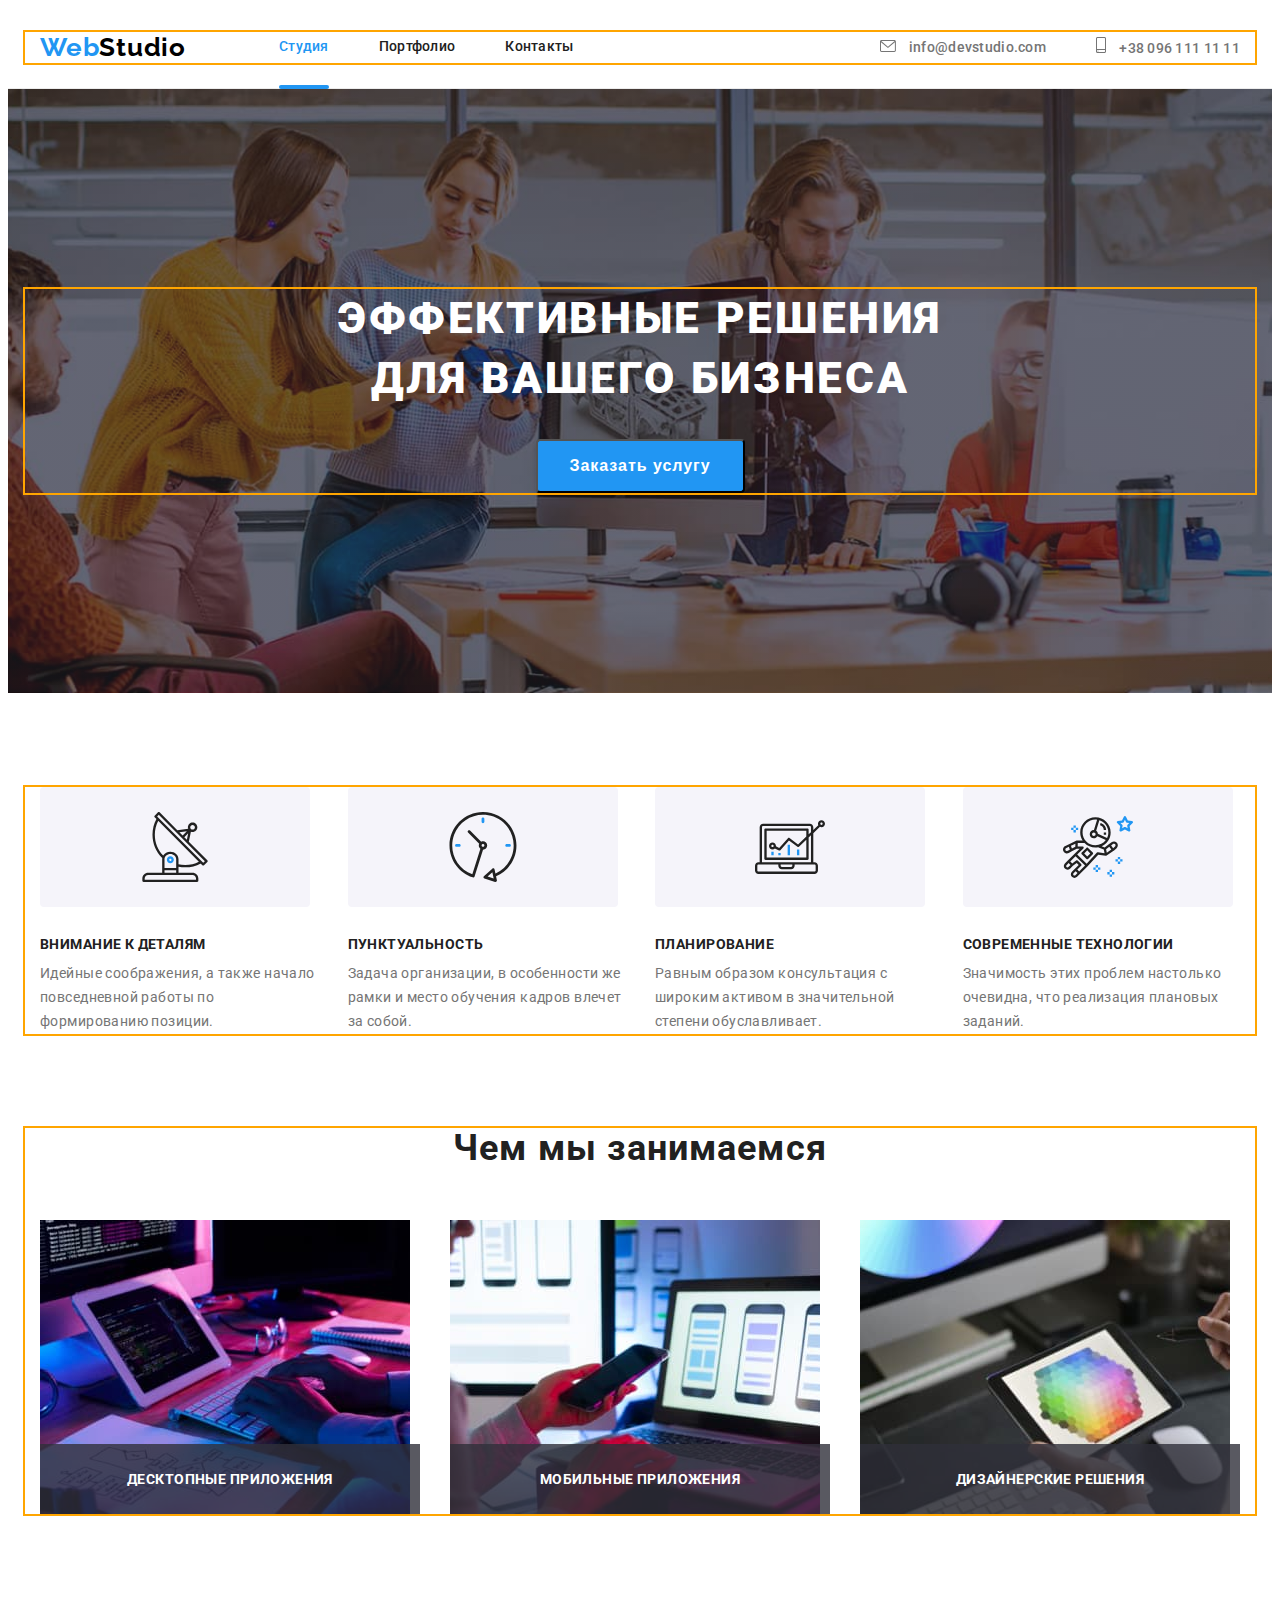
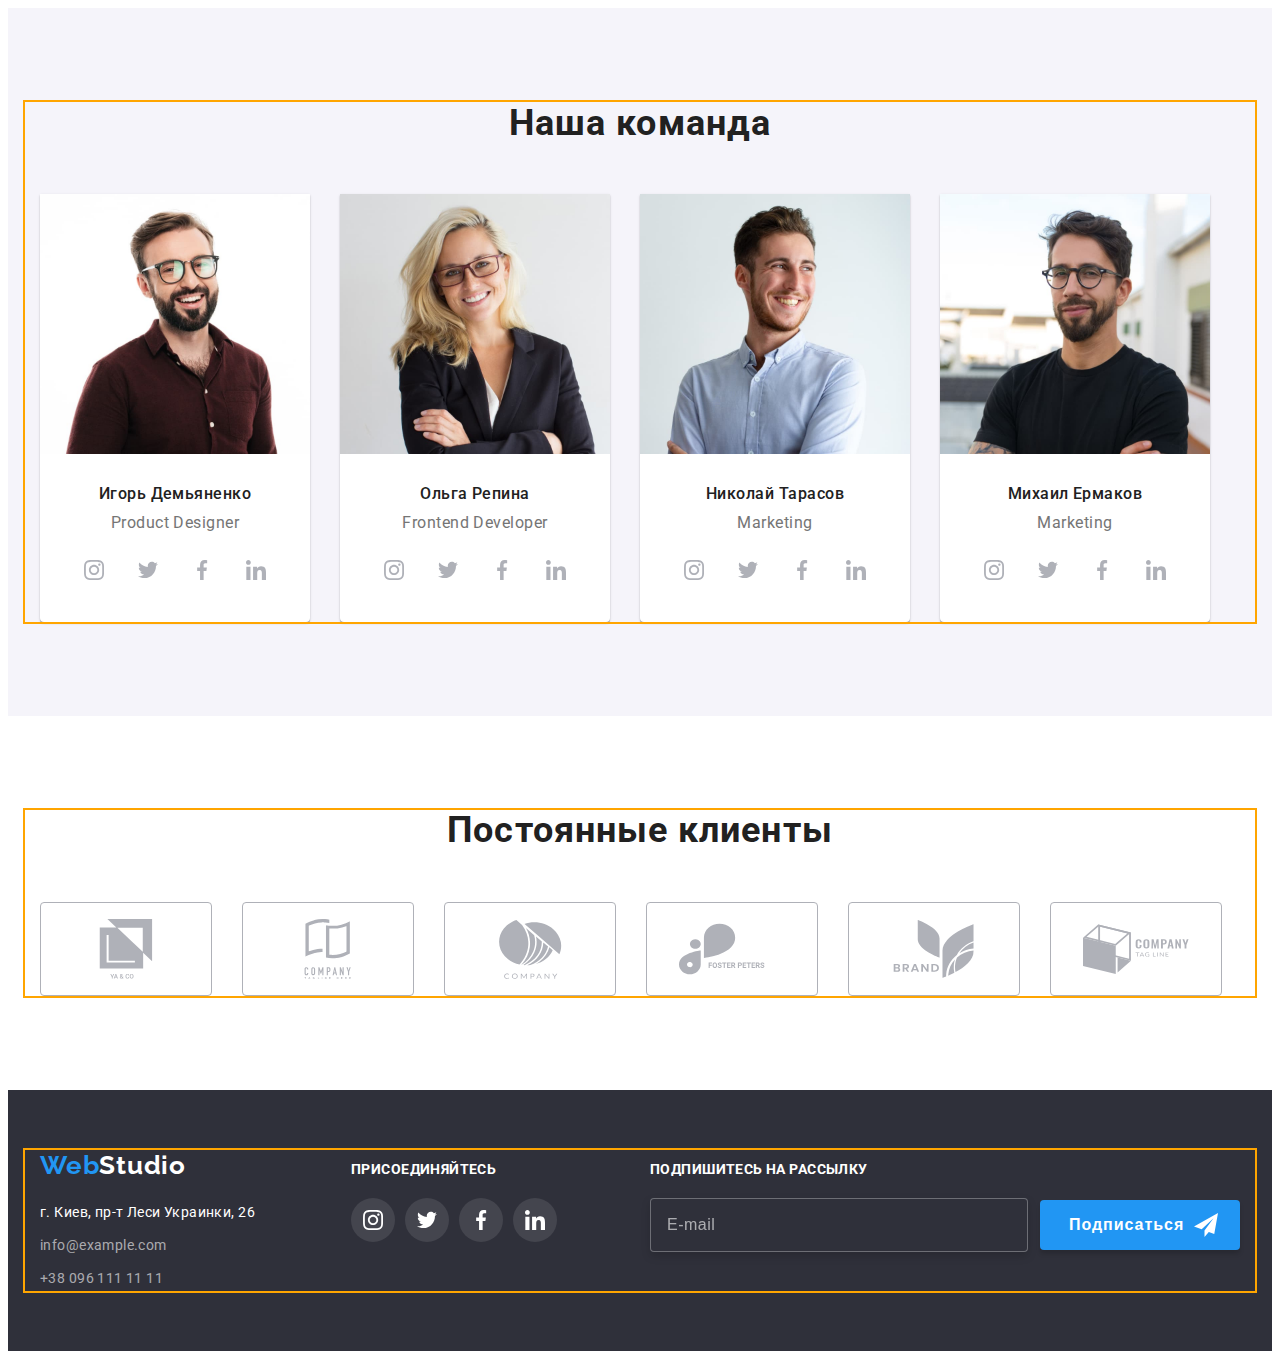
<file: index.html>
<!DOCTYPE html>
<html lang="ru">
<head>
    <meta charset="UTF-8">
    <meta http-equiv="X-UA-Compatible" content="IE=edge">
    <meta name="viewport" content="width=device-width, initial-scale=1.0">
    <title>WebStudio</title>
    <link rel="stylesheet" href="https://cdnjs.cloudflare.com/ajax/libs/modern-normalize/1.1.0/modern-normalize.min.css"
        integrity="sha512-wpPYUAdjBVSE4KJnH1VR1HeZfpl1ub8YT/NKx4PuQ5NmX2tKuGu6U/JRp5y+Y8XG2tV+wKQpNHVUX03MfMFn9Q=="
        crossorigin="anonymous" referrerpolicy="no-referrer" />
    <link rel="preconnect" href="https://fonts.googleapis.com">
    <link rel="preconnect" href="https://fonts.gstatic.com" crossorigin>
    <link href="https://fonts.googleapis.com/css2?family=Raleway:wght@700&family=Roboto:wght@400;500;700;900&display=swap" rel="stylesheet">
    <link rel="stylesheet" href="./css/styles.css">
</head>
<body>
     <header class="header">
        <div class="conteiner header-conteiner">
        <a href="" class="logo link">Web<span class="logo-dark">Studio</span></a>
            <nav>
            <ul class="list subtitle-list">
                <li class="subtitle-item"><a class="subtitle-studio-link link current" href="">Студия</a></li>
                <li class="subtitle-item"><a class="subtitle-link link" href="portfolio.html">Портфолио</a></li>
                <li class="subtitle-item"><a class="subtitle-link link" href="">Контакты</a></li>
            </ul>
            </nav>
            
        <ul class="list contacts-list">
           
            <li class="contacts-item">
                <a class="contacts-link link" href="mailto:info@devstudio.com">
                <svg class="contacts-icon" width="16" height="12">
                    <use href="./images/icons.svg#icon-mail"></use>
                </svg> info@devstudio.com</a></li>
                
            <li class="contacts-item">
             <a class="contacts-link link" href="tel:+380961111111">
                <svg class="contacts-icon" width="10" height="16">
                    <use href="./images/icons.svg#icon-smartphone"></use>
                </svg> +38 096 111 11 11</a></li>
        </ul> 
        </div>
    </header>
    <main>
        <section class="hero">
        <div class="conteiner">
             <h1 class="hero-title">Эффективные решения для вашего бизнеса</h1>
                 
                <button type="button" class="hero-btn" data-modal-open>Заказать услугу</button>
        </div>
        </section>
        
            <section class="section">
                <div class="conteiner">
                <h2 class="visually-hidden">Наши преимущества</h2>
                                    
                                     
               
            <ul class="list features-list">
                <li class="features-items">  
                    <div class="features-picture-link"> 
                                <svg class="features-picture-icon" width="70" height="70"><use href="./images/icons.svg#icon-antenna"></use></svg>
                            </div>            
                <h3 class="features-title">Внимание к деталям</h3>
                <p class="features-text">Идейные соображения, а также начало повседневной работы по формированию позиции.</p>
                   
            </li>

           
                <li class="features-items">
                    <div class="features-picture-link">
                                <svg class="features-picture-icon" width="70" height="70">
                                    <use href="./images/icons.svg#icon-clock"></use>
                                </svg></div>
                 <h3 class="features-title">Пунктуальность</h3>
                <p class="features-text">Задача организации, в особенности же рамки и место обучения кадров влечет за собой.</p>
                 
            </li>

            
                <li class="features-items">
                 <div    class="features-picture-link">
                                <svg class="features-picture-icon" width="70" height="70">
                                    <use href="./images/icons.svg#icon-diagram"></use>
                                </svg></div>
                <h3 class="features-title">Планирование</h3>
                <p class="features-text">Равным образом консультация с широким активом в значительной степени обуславливает.</p>
                   
            </li>
           
                <li class="features-items">
                   <div class="features-picture-link">
                                <svg class="features-picture-icon" width="70" height="70">
                                    <use href="./images/icons.svg#icon-astronaut"></use>
                                </svg></div>
                <h3 class="features-title">Современные технологии</h3>
                <p class="features-text">Значимость этих проблем настолько очевидна, что реализация плановых заданий.</p>
                   
            </li>
            </ul>
                </div>
                  
        </section>
        <section class="section work">    
        <div class="conteiner">
            <h2 class="work-title">Чем мы занимаемся</h2>
            
            <ul class="list work-list">
               
                    <li class="work-item">            
                <img src="./images/box1.png.jpg" alt="работа с компьютером">
               
                <p class="label-text">десктопные приложения</p>
               
                </li>
                
            
           
               <li class="work-item"><img src="./images/box2.png.jpg" alt="работа с телефоном">
           
               <p class="label-text">мобильные приложения</p> 
         
            </li>

          
               <li class="work-item">
                                
                <img src="./images/box3.png.jpg" alt="работа с планшетом">
         
                <p class="label-text">дизайнерские решения</p>
          
           </li>
        
            </ul>
       
        </div>
        </section>
        <section class="section team">
            <div class="conteiner">
            <h2 class="team-title">Наша команда</h2>
            <ul class="list team-list">
             
            <li class="team-item">
                <img src="./images/Сотрудник1.jpg" alt="Игорь Демьяненко"
                width="270"
                height="260">
                <div class="team-desk">
                <h3 class="team-name">Игорь Демьяненко</h3>
                <p class="team-text">Product Designer</p>
                <ul class="team-social-list list">
                    <li class="team-social-item">
                        <a href="" class="team-social-link">
                            <svg class="team-social-icon" width="20" height="20">
                            <use href="./images/icons.svg#icon-instagram"></use>
                        </svg>                        
                        </a>
                    </li>
                    <li class="team-social-item">
                        <a href="" class="team-social-link">
                            <svg class="team-social-icon" width="20" height="20">
                                <use href="./images/icons.svg#icon-twitter"></use>
                            </svg>
                        </a>
                    </li>
                    <li class="team-social-item">
                        <a href="" class="team-social-link">
                            <svg class="team-social-icon" width="20" height="20">
                                <use href="./images/icons.svg#icon-facebook"></use>
                            </svg>
                        </a>
                    </li>
                    <li class="team-social-item">
                        <a href="" class="team-social-link">
                            <svg class="team-social-icon" width="20" height="20">
                                <use href="./images/icons.svg#icon-linkedin"></use>
                            </svg>
                        </a>
                    </li>
                </ul>
                </div>
            </li>

                       <li class="team-item">
                <img src="./images/Сотрудник2.jpg" alt="Ольга Репина"
                width="270"
                height="260">
                <div class="team-desk">
                <h3 class="team-name">Ольга Репина</h3>
                <p class="team-text">Frontend Developer</p>
                <ul class="team-social-list list">
                    <li class="team-social-item">
                        <a href="" class="team-social-link">
                            <svg class="team-social-icon" width="20" height="20">
                                <use href="./images/icons.svg#icon-instagram"></use>
                            </svg>
                        </a>
                    </li>
                    <li class="team-social-item">
                        <a href="" class="team-social-link">
                            <svg class="team-social-icon" width="20" height="20">
                                <use href="./images/icons.svg#icon-twitter"></use>
                            </svg>
                        </a>
                    </li>
                    <li class="team-social-item">
                        <a href="" class="team-social-link">
                            <svg class="team-social-icon" width="20" height="20">
                                <use href="./images/icons.svg#icon-facebook"></use>
                            </svg>
                        </a>
                    </li>
                    <li class="team-social-item">
                        <a href="" class="team-social-link">
                            <svg class="team-social-icon" width="20" height="20">
                                <use href="./images/icons.svg#icon-linkedin"></use>
                            </svg>
                        </a>
                    </li>
                </ul>
                </div>
            </li>            
            <li class="team-item">
                <img src="./images/Сотрудник3.jpg" alt="Николай Тарасов"
                width="270"
                height="260">
                <div class="team-desk">
                <h3 class="team-name">Николай Тарасов</h3>
                <p class="team-text">Marketing</p>
                <ul class="team-social-list list">
                    <li class="team-social-item">
                        <a href="" class="team-social-link">
                            <svg class="team-social-icon" width="20" height="20">
                                <use href="./images/icons.svg#icon-instagram"></use>
                            </svg>
                        </a>
                    </li>
                    <li class="team-social-item">
                        <a href="" class="team-social-link">
                            <svg class="team-social-icon" width="20" height="20">
                                <use href="./images/icons.svg#icon-twitter"></use>
                            </svg>
                        </a>
                    </li>
                    <li class="team-social-item">
                        <a href="" class="team-social-link">
                            <svg class="team-social-icon" width="20" height="20">
                                <use href="./images/icons.svg#icon-facebook"></use>
                            </svg>
                        </a>
                    </li>
                    <li class="team-social-item">
                        <a href="" class="team-social-link">
                            <svg class="team-social-icon" width="20" height="20">
                                <use href="./images/icons.svg#icon-linkedin"></use>
                            </svg>
                        </a>
                    </li>
                </ul>
                </div>
            </li> 
            <li class="team-item">
                <img src="./images/Сотрудник4.jpg" alt="Михаил Ермаков"
                width="270"
                height="260">
                <div class="team-desk">
                <h3 class="team-name">Михаил Ермаков</h3>
                <p class="team-text">Marketing</p>
                <ul class="team-social-list list">
                    <li class="team-social-item">
                        <a href="" class="team-social-link">
                            <svg class="team-social-icon" width="20" height="20">
                                <use href="./images/icons.svg#icon-instagram"></use>
                            </svg>
                        </a>
                    </li>
                    <li class="team-social-item">
                        <a href="" class="team-social-link">
                            <svg class="team-social-icon" width="20" height="20">
                                <use href="./images/icons.svg#icon-twitter"></use>
                            </svg>
                        </a>
                    </li>
                    <li class="team-social-item">
                        <a href="" class="team-social-link">
                            <svg class="team-social-icon" width="20" height="20">
                                <use href="./images/icons.svg#icon-facebook"></use>
                            </svg>
                        </a>
                    </li>
                    <li class="team-social-item">
                        <a href="" class="team-social-link">
                            <svg class="team-social-icon" width="20" height="20">
                                <use href="./images/icons.svg#icon-linkedin"></use>
                            </svg>
                        </a>
                    </li>
                </ul>
                </div>
            </li> 
        </ul>
            </div>
        </section>
        <section class="section clients">
            <div class="conteiner">
                <h2 class="clients-title">Постоянные клиенты</h2>
                <ul class="list clients-list">
                    <li class="clients-picture">
                        <a href="" class="clients-picture-link">
                            <svg class="clients-picture-icon" width="106" height="60" >
                                <use href="./images/icons.svg#icon-yaco"></use>
                            </svg>
                        </a>
                <li class="clients-picture">
                    <a href="" class="clients-picture-link">
                        <svg class="clients-picture-icon" width="106" height="60">
                            <use href="./images/icons.svg#icon-taglin"></use>
                        </svg>
                    </a>
                 <li class="clients-picture">
                     <a href="" class="clients-picture-link">
                        <svg class="clients-picture-icon" width="106" height="60">
                                    <use href="./images/icons.svg#icon-company"></use>
                                </svg>
                            </a>
                 <li class="clients-picture">
                      <a href="" class="clients-picture-link">
                        <svg class="clients-picture-icon" width="106" height="60">
                                        <use href="./images/icons.svg#icon-foster"></use>
                                    </svg>
                                </a>
                 <li class="clients-picture">
                        <a href="" class="clients-picture-link">
                        <svg class="clients-picture-icon" width="106" height="60">
                                            <use href="./images/icons.svg#icon-brand"></use>
                                        </svg>
                                    </a>
                 <li class="clients-picture">
                        <a href="" class="clients-picture-link">
                        <svg class="clients-picture-icon" width="106" height="60">
                             <use href="./images/icons.svg#icon-comptag"></use>
                                        </svg>
                                    </a>
                     
                  
        
                </ul>
        
            </div>
        </section>
       </main>
        
        <footer class="footer">
            <div class="connect-wrap">
            <div class="conteiner connect-container">
       <div class="left-connect">
        <a href="" class="logo-second link">Web<span class="logo-light">Studio</span></a>
            <address class="address">
            <ul class="list navigation">
                <li class="address-map"><a class="link" href="https://goo.gl/maps/91BT5qwoaYXoo1Ds5" target="_blank" rel="nooperer noreferrer">г. Киев, пр-т Леси Украинки, 26</a> </li>
                <li class="address-item"><a class="link" href="maito:info@example.com">info@example.com</a></li>
                <li class="address-item"><a  class="link" href="tel:+380961111111">+38 096 111 11 11</a></li>
            </ul> 
            </address>
            </div>

            <div class="social-network">
               
                <b>присоединяйтесь</b>
                <ul class="social-network-list list">
                    <li class="social-network-item"><a href="" class="social-network-link">
                        <svg class="social-network-icon" width="20" height="20">
                            <use href="./images/icons.svg#icon-instagram"></use>
                        </svg>
                    </a>
                </li>
                <li class="social-network-item"><a href="" class="social-network-link">
                    <svg class="social-network-icon" width="20" height="20">
                        <use href="./images/icons.svg#icon-twitter"></use>
                    </svg>
                </a>
            </li>
<li class="social-network-item">
    <a href="" class="social-network-link">
        <svg class="social-network-icon" width="20" height="20">
            <use href="./images/icons.svg#icon-facebook"></use>
        </svg>
    </a>
</li>
<li class="social-network-item">
    <a href="" class="social-network-link">
        <svg class="social-network-icon" width="20" height="20">
            <use href="./images/icons.svg#icon-linkedin"></use>
        </svg>
    </a>
</li>
                </ul>
            </div>

            <div class="subscription">
              
                <b>Подпишитесь на рассылку</b>
                <form>
                <div class="right-subs">
                <label class="input-text-subscription" for="subs-email">
                    <input type="email" 
                    class="form-input-subscription" 
                    name="subs-email" 
                    placeholder="E-mail" 
                    required 
                    id="subs-email" />
                </label>
             
                <button type="submit" class="subscription-btn">Подписаться
                
                    <svg class="send-subscription" width="24" height="24">
                        <use href="./images/icons.svg#icon-icon-send"></use>
                    
                    </svg>
                  
             
                </button>
                </div>
</form>
            </div>
          </div>

</div>
    </footer>

    <div class="backdrop is-hidden" data-modal>
    <div class="modal">
    <button type="button" class="modal-close" data-modal-close>
      <svg class="button-close" width="18" height="18">
          <use href="./images/icons.svg#icon-close-black"></use>
      </svg>
    </button>
    <p class="modal-title">Оставьте свои данные, мы вам перезвоним</p>
    <form action="#">
       <div class="form-field">
        <label class="input-text" for="user-name">Имя</label>
        <div class="input-wrap">
        <input type="text"
        class="form-input"
        name="user-name"
        placeholder=""
        required
        minlength="3"
        id="user-name"/> 
         <svg class="input-icon" width="18" height="18"> 
            <use href="./images/icons.svg#icon-person-black"></use>
            
        </svg>  
       </div>   
    </div>
    <div class="form-field">
        <label class="input-text" for="user-tel">Телефон</label>
        <div class="input-wrap">
        <input type="tel" 
        class="form-input" 
        name="user-tel" 
        placeholder=""
        required
        title="+380 (96) 111-11-11"        
        id="user-tel"/>
          <svg class="input-icon" width="18" height="18">
            <use href="./images/icons.svg#icon-phone-black"></use>
        
        </svg>
    </div>
    </div>
    <div class="form-field">
        <label class="input-text" for="user-email">Почта</label>
        <div class="input-wrap">
        <input type="email" 
        class="form-input" 
        name="user-email" 
        placeholder=""
        required
        id="user-email"/>
        <svg class="input-icon" width="18" height="18">
            <use href="./images/icons.svg#icon-email-black"></use>
        
        </svg>
        </div>
    </div>
    <div class="form-field">
        <label class="input-text" for="user-text">
        Комментарий</label>
        <textarea name="user-text" id="user-text" class="form-text" placeholder="Введите текст"></textarea>
    </div>  
    <div class="form-field-check">
        <input type="checkbox" name="policy" id="policy" class="policy-check visually-hidden"/>
        <label for="policy" class="check-text">Соглашаюсь с рассылкой и принимаю <a href="" class="link-dogovor">&nbsp;Условия договора</a></label>
</div>
   
        <button type="submit" class="check-btn">Отправить</button>
    </form>
    </div>
    </div>
    <script src="./js/modal.js"></script>
    
</body>
</html>
</file>
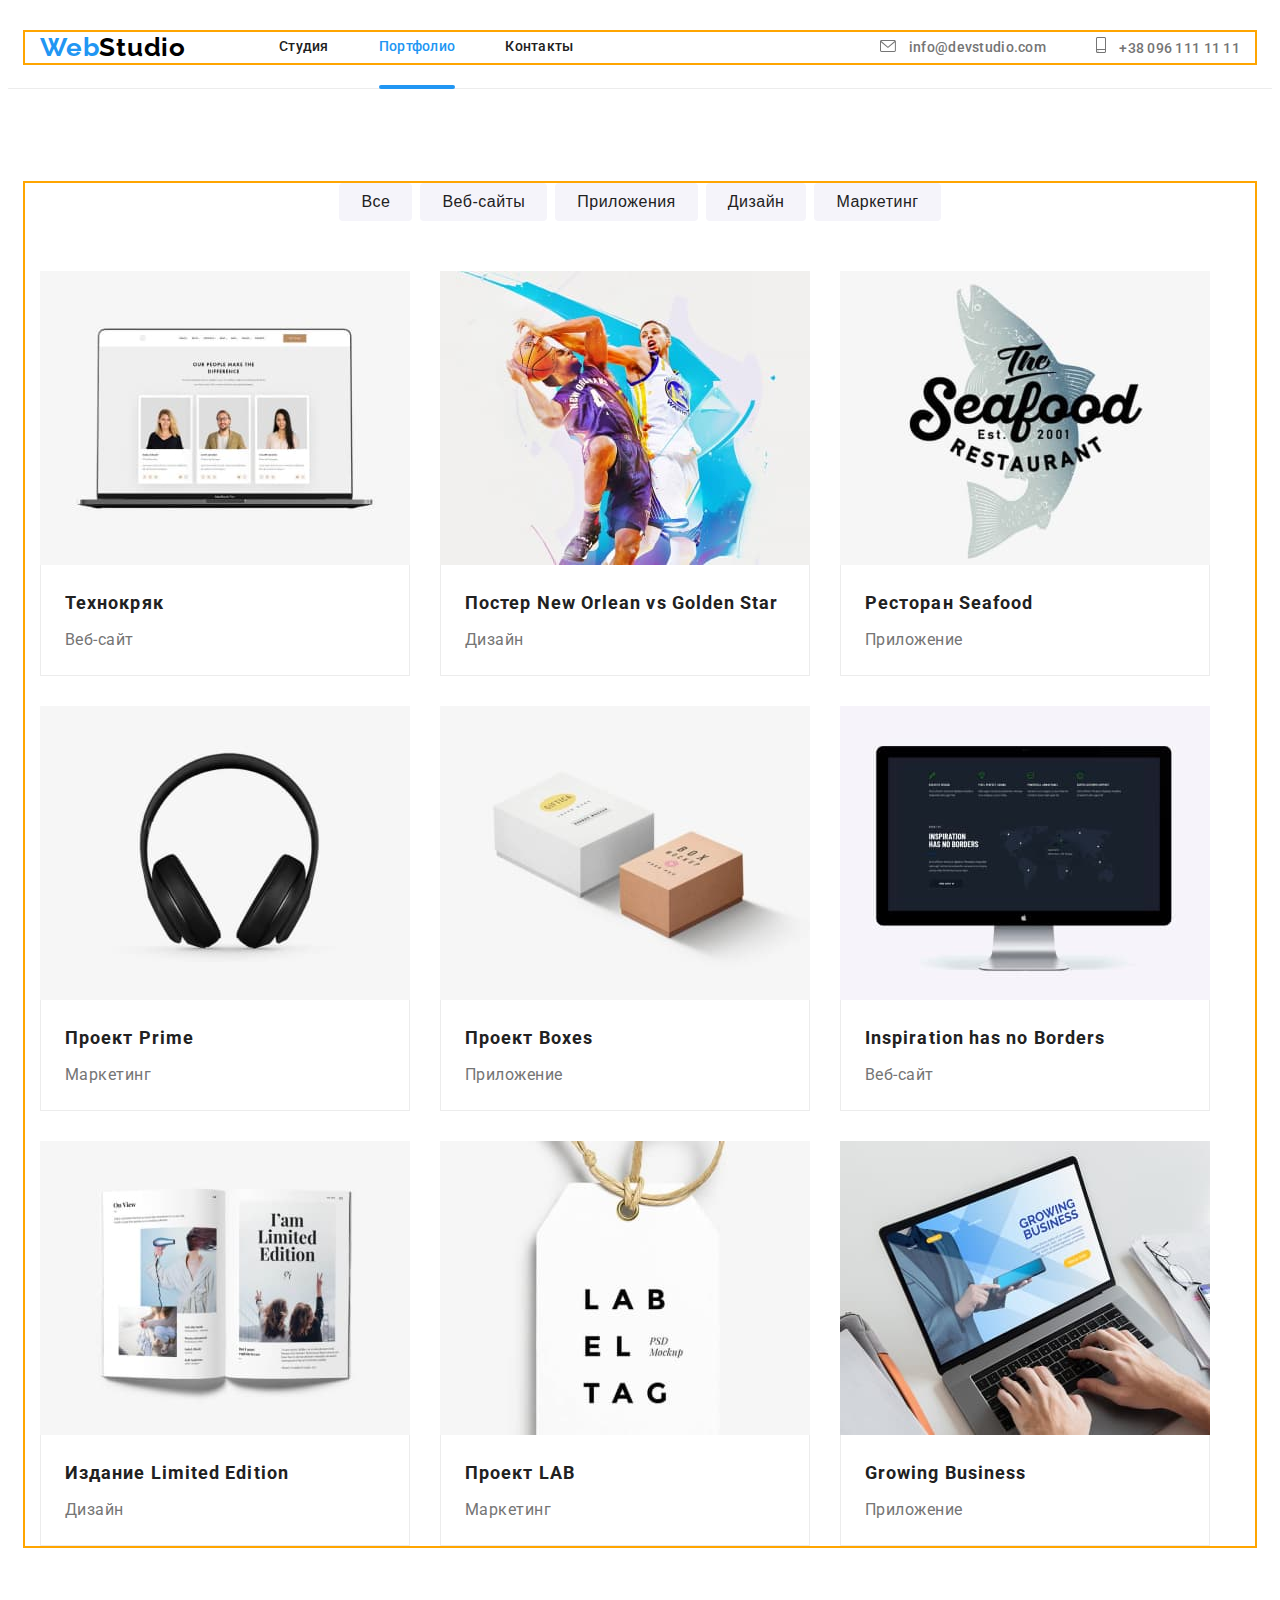
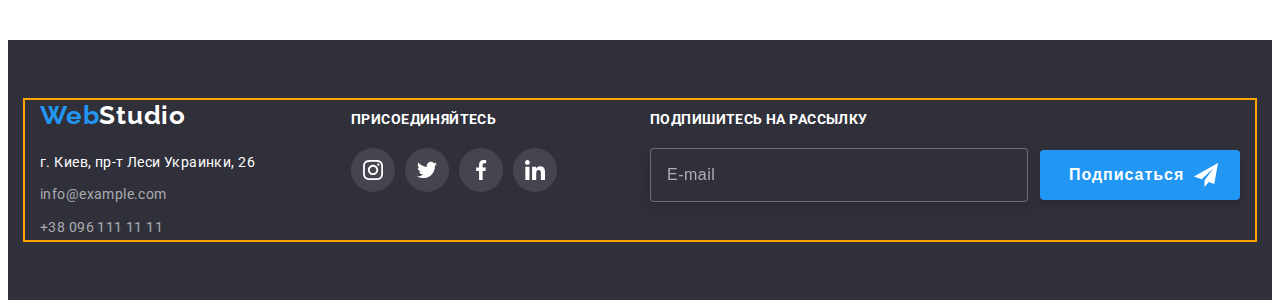
<file: portfolio.html>
<!DOCTYPE html>
<html lang="ru">
<head>
    <meta charset="UTF-8">
    <meta http-equiv="X-UA-Compatible" content="IE=edge">
    <meta name="viewport" content="width=device-width, initial-scale=1.0">
    <title>WebStudio</title>
    <link rel="stylesheet" href="https://cdnjs.cloudflare.com/ajax/libs/modern-normalize/1.1.0/modern-normalize.min.css" integrity="sha512-wpPYUAdjBVSE4KJnH1VR1HeZfpl1ub8YT/NKx4PuQ5NmX2tKuGu6U/JRp5y+Y8XG2tV+wKQpNHVUX03MfMFn9Q==" crossorigin="anonymous" referrerpolicy="no-referrer" />
    <link rel="preconnect" href="https://fonts.googleapis.com">
    <link rel="preconnect" href="https://fonts.gstatic.com" crossorigin>
    <link href="https://fonts.googleapis.com/css2?family=Raleway:wght@700&family=Roboto:wght@400;500;700;900&display=swap" rel="stylesheet">
    <link rel="stylesheet" href="./css/styles.css">
</head>
<body>
     <header class="header">
        <div class="conteiner header-conteiner">
        <a href="" class="logo link">Web<span class="logo-dark">Studio</span></a>
            <nav>
            <ul class="list subtitle-list">
                <li class="subtitle-item"><a class="subtitle-link link" href="index.html">Студия</a></li>
                <li class="subtitle-item"><a class="subtitle-portfolio-link link current" href="index.html">Портфолио</a></li>
                <li class="subtitle-item"><a class="subtitle-link link" href="">Контакты</a></li>
            </ul>
            </nav>
            
        <ul class="list contacts-list">
            <li class="contacts-item">
                <a class="contacts-link link" href="mailto:info@devstudio.com">
                <svg class="contacts-icon" width="16" height="12">
                    <use href="./images/icons.svg#icon-mail"></use>
                </svg> info@devstudio.com</a>
            </li>
            
            <li class="contacts-item">
                <a class="contacts-link link" href="tel:+380961111111">
                <svg class="contacts-icon" width="10" height="16">
                    <use href="./images/icons.svg#icon-smartphone"></use>
                </svg>  +38 096 111 11 11</a>
            </li>
        </ul> 
        </div>
    </header>
    <main>
        <section class="section">            
        <div class="conteiner">
 
        
            <h1 class="visually-hidden">Портфолио</h1> 
           
       
            <ul class="list portfolio-list">
                    <li class="portfolio-item"><button type="button" class="button-item">Все</button></li>
                    <li class="portfolio-item"><button type="button" class="button-item">Веб-сайты</button></li>
                    <li class="portfolio-item"><button type="button" class="button-item">Приложения</button></li>
                    <li class="portfolio-item"><button type="button" class="button-item">Дизайн</button></li>
                    <li class="portfolio-item"><button type="button" class="button-item">Маркетинг</button></li>
                 </ul>                 
             
           
                
                   
            <ul class="list servis-list">

                <li class="servis-item">
                   <a class="link servis-item-link" href="" target="_blank" rel="noreferrer noopener">
                    <div class="description">
                    <img src="./images/Компьютер.jpg" alt="Веб-сайт"
                    width="370"
                    height="294">
                                         
                            <div class="overlay">
                                <p>Технокряк это современная площадка распространения коронавируса. Компании используют эту платформу для цифрового
                                шпионажа и атак на защищённые сервера конкурентов.</p>
                             </div>
                        </div>
                        <div class="card">
                    <h2 class="servis-title">Технокряк</h2>
                    <p class="servis-text">Веб-сайт</p>
                    </div>
            </a>
                </li>  
             
                <li class="servis-item">
                    <a class="link servis-item-link" href="" target="_blank" rel="noreferrer noopener">
                    <div class="description">
                        <img src="./images/Баскетбол.jpg" alt="Постер"
                    width="370"
                    height="294">
                    <div class="overlay">
                        <p>Технокряк это современная площадка распространения коронавируса. Компании используют эту платформу для цифрового
                            шпионажа и атак на защищённые сервера конкурентов.</p>
                    </div>
                    </div>
                    <div class="card">
                    <h2 class="servis-title">Постер New Orlean vs Golden Star</h2>
                    <p class="servis-text">Дизайн</p>
                    </div>
                    </a>
                </li>  
                <li class="servis-item">
                <a class="link servis-item-link" href="" target="_blank" rel="noreferrer noopener">
                    <div class="description">
                    <img src="./images/Ресторан.jpg" alt="логотип ресторана"
                    width="370"
                    height="294">
                    <div class="overlay">
                        <p>Технокряк это современная площадка распространения коронавируса. Компании используют эту платформу для цифрового
                            шпионажа и атак на защищённые сервера конкурентов.</p>
                    </div>
                    </div>
                   <div class="card">            
                    <h2 class="servis-title">Ресторан Seafood</h2>
                    <p class="servis-text">Приложение</p>
                    </div>
                </a>
                </li>       
                <li class="servis-item">
                    <a class="link servis-item-link" href="" target="_blank" rel="noreferrer noopener">
                    <div class="description">
                        <img src="./images/Наушники.jpg" alt="наушники"
                    width="370"
                    height="294">
                    <div class="overlay">
                        <p>Технокряк это современная площадка распространения коронавируса. Компании используют эту платформу для цифрового
                            шпионажа и атак на защищённые сервера конкурентов.</p>
                    </div>
                    </div>
                    <div class="card">
                    <h2 class="servis-title">Проект Prime</h2>
                    <p class="servis-text">Маркетинг</p>
                    </div>
                    </a>
                </li>       
                <li class="servis-item">
                    <a class="link servis-item-link" href="" target="_blank" rel="noreferrer noopener">
                    <div class="description">
                        <img src="./images/Коробки.jpg" alt="коробки"
                    width="370"
                    height="294">
                    <div class="overlay">
                        <p>Технокряк это современная площадка распространения коронавируса. Компании используют эту платформу для цифрового
                            шпионажа и атак на защищённые сервера конкурентов.</p>
                    </div>
                    </div>
                       <div class="card">
                    <h2 class="servis-title">Проект Boxes</h2>
                    <p class="servis-text">Приложение</p>
                    </div>
                    </a>
                </li>       
                <li class="servis-item">
                    <a class="link servis-item-link" href="" target="_blank" rel="noreferrer noopener">
                    <div class="description">
                        <img src="./images/Монитор.jpg" alt="монитор"
                    width="370"
                    height="294">
                    <div class="overlay">
                        <p>Технокряк это современная площадка распространения коронавируса. Компании используют эту платформу для цифрового
                            шпионажа и атак на защищённые сервера конкурентов.</p>
                    </div>
                    </div>
                   <div class="card">
                    <h2 class="servis-title">Inspiration has no Borders</h2>
                    <p class="servis-text">Веб-сайт</p>
                    </div>
                    </a>
                </li>       
                <li class="servis-item">
                    <a class="link servis-item-link" href="" target="_blank" rel="noreferrer noopener">
                        <div class="description">
                        <img src="./images/Книга.jpg" alt="книга"
                    width="370"
                    height="294">
                    <div class="overlay">
                        <p>Технокряк это современная площадка распространения коронавируса. Компании используют эту платформу для цифрового
                            шпионажа и атак на защищённые сервера конкурентов.</p>
                    </div>
                        </div>
                   <div class="card">
                    <h2 class="servis-title">Издание Limited Edition</h2>
                    <p class="servis-text">Дизайн</p>
                    </div>
                    </a>
                </li>       
                <li class="servis-item">
                    <a class="link servis-item-link" href="" target="_blank" rel="noreferrer noopener">
                    <div class="description">
                        <img src="./images/Бирка.jpg" alt="логотип компании LAB"
                    width="370"
                    height="294">
                    <div class="overlay">
                        <p>Технокряк это современная площадка распространения коронавируса. Компании используют эту платформу для цифрового
                            шпионажа и атак на защищённые сервера конкурентов.</p>
                    </div>
                    </div>
                   <div class="card">
                        <h2 class="servis-title">Проект LAB</h2>
                    <p class="servis-text">Маркетинг</p>
                    </div>
                    </a>
                </li>       
                <li class="servis-item">
                    <a class="link servis-item-link" href="" target="_blank" rel="noreferrer noopener">
                    <div class="description">
                        <img src="./images/Ноутбук.jpg" alt="ноутбук"
                    width="370"
                    height="294">
                    <div class="overlay">
                        <p>Технокряк это современная площадка распространения коронавируса. Компании используют эту платформу для цифрового
                            шпионажа и атак на защищённые сервера конкурентов.</p>
                    </div>
                    </div>
                   <div class="card">
                    <h2 class="servis-title">Growing Business</h2>
                    <p class="servis-text">Приложение</p>
                   </div>
                    </a>
                </li>       
            </ul>
         
        </div>                   
           
            </section>
    </main>
<footer class="footer">
    <div class="connect-wrap">
        <div class="conteiner connect-container">
            <div class="left-connect">
                <a href="" class="logo-second link">Web<span class="logo-light">Studio</span></a>
                <address class="address">
                    <ul class="list navigation">
                        <li class="address-map"><a class="link" href="https://goo.gl/maps/91BT5qwoaYXoo1Ds5"
                                target="_blank" rel="nooperer noreferrer">г. Киев, пр-т Леси Украинки, 26</a> </li>
                        <li class="address-item"><a class="link" href="maito:info@example.com">info@example.com</a></li>
                        <li class="address-item"><a class="link" href="tel:+380961111111">+38 096 111 11 11</a></li>
                    </ul>
                </address>
            </div>

            <div class="social-network">

                <b>присоединяйтесь</b>
                <ul class="social-network-list list">
                    <li class="social-network-item"><a href="" class="social-network-link">
                            <svg class="social-network-icon" width="20" height="20">
                                <use href="./images/icons.svg#icon-instagram"></use>
                            </svg>
                        </a>
                    </li>
                    <li class="social-network-item"><a href="" class="social-network-link">
                            <svg class="social-network-icon" width="20" height="20">
                                <use href="./images/icons.svg#icon-twitter"></use>
                            </svg>
                        </a>
                    </li>
                    <li class="social-network-item">
                        <a href="" class="social-network-link">
                            <svg class="social-network-icon" width="20" height="20">
                                <use href="./images/icons.svg#icon-facebook"></use>
                            </svg>
                        </a>
                    </li>
                    <li class="social-network-item">
                        <a href="" class="social-network-link">
                            <svg class="social-network-icon" width="20" height="20">
                                <use href="./images/icons.svg#icon-linkedin"></use>
                            </svg>
                        </a>
                    </li>
                </ul>
            </div>

            <div class="subscription">

                <b>Подпишитесь на рассылку</b>
                <form>
                    <div class="right-subs">
                        <label class="input-text-subscription" for="subs-email">
                            <input type="email" class="form-input-subscription" name="subs-email" placeholder="E-mail"
                                required id="subs-email" />
                        </label>

                        <button type="submit" class="subscription-btn">Подписаться

                            <svg class="send-subscription" width="24" height="24">
                                <use href="./images/icons.svg#icon-icon-send"></use>

                            </svg>


                        </button>
                    </div>
                </form>
            </div>
        </div>

    </div>
</footer>

       
</body>
</html>
</file>
<file: css/styles.css>
:root {
  --title-color: #212121;
  --second-color: #2196f3;
  --text-color: #757575;
  --background-color: #2f303a;
  --icon-color: #afb1b8;
}
body {
  font-family: "Roboto", sans-serif;
  color: #212121;
  background-color: #ffffff;
}
p,
h1,
h2,
h3,
h4,
h5,
h6 {
  margin: 0;
}
ul {
  margin: 0;
  padding: 0;
}
img {
  display: block;
}
.list {
  list-style: none;
}
.link {
  text-decoration: none;
  color: inherit;
}
.visually-hidden {
  position: absolute;
  white-space: nowrap;
  width: 1px;
  height: 1px;
  overflow: hidden;
  border: 0;
  padding: 0;
  clip: rect(0 0 0 0);
  clip-path: inset(50%);
  margin: -1px;
}
.conteiner {
  width: 1200px;
  padding-right: 15px;
  padding-left: 15px;
  margin: 0 auto;
  outline: 2px solid orange;
}
/* ----Header---- */

.logo {
  font-family: Raleway, sans-serif;
  font-weight: 700;
  font-size: 26px;
  line-height: 1.19;
  letter-spacing: 0.03em;
  color: var(--second-color);
  margin-right: 93px;
}
.logo-dark {
  color: #000000;
}
.logo-light {
  color: #ffffff;
}
.header {
  padding-top: 24px;
  padding-bottom: 25px;
  border-bottom: 1px solid #ececec;
}
.header-conteiner {
  display: flex;
  align-items: center;
}
.subtitle-list {
  display: flex;
}
.subtitle-item {
  font-weight: 500;
  font-size: 14px;
  line-height: 1.14;
  letter-spacing: 0.02em;
  color: var(--title-color);
}
.current {
  color: var(--second-color);
}

.subtitle-link {
  transition: color 250ms cubic-bezier(0.4, 0, 0.2, 1);
}
.subtitle-link:hover,
.subtitle-link:focus {
  color: var(--second-color);
}
.subtitle-studio-link:hover,
.subtitle-studio-link:focus {
  color: var(--second-color);
}

.subtitle-item:not(:last-child) {
  margin-right: 50px;
}
.contacts-item:not(:last-child) {
  margin-right: 50px;
}
.subtitle-studio-link {
  position: relative;
  transition: color 250ms cubic-bezier(0.4, 0, 0.2, 1);
}

.subtitle-studio-link::after {
  content: "";
  position: absolute;
  display: flex;
  width: 100%;
  height: 4px;
  left: 0;
  bottom: -35px;
  border-radius: 2px;
  background-color: var(--second-color);
  transition: color 250ms cubic-bezier(0.4, 0, 0.2, 1);
}
.subtitle-studio-link::after:hover,
.subtitle-studio-link::after:focus {
  color: var(--second-color);
}
.subtitle-portfolio-link {
  position: relative;
  transition: color 250ms cubic-bezier(0.4, 0, 0.2, 1);
}
.subtitle-portfolio-link:hover,
.subtitle-portfolio-link:focus {
  color: var(--second-color);
}
.subtitle-portfolio-link::after {
  content: "";
  position: absolute;
  display: flex;
  width: 100%;
  height: 4px;
  left: 0;
  bottom: -35px;
  border-radius: 2px;
  background-color: var(--second-color);
  transition: color 250ms cubic-bezier(0.4, 0, 0.2, 1);
}
.subtitle-portfolio-link::after:hover,
.subtitle-portfolio-link::after:focus {
  color: var(--second-color);
}
.contacts-list {
  display: flex;
  align-items: center;
  margin-left: auto;
}
.contacts-item {
  font-weight: 500;
  font-size: 14px;
  line-height: 1.4;
  letter-spacing: 0.02em;
  color: var(--text-color);
}
.contacts-link {
  transition: color 250ms cubic-bezier(0.4, 0, 0.2, 1);
}
.contacts-link:hover,
.contacts-link:focus {
  color: var(--second-color);
}
.contacts-icon {
  fill: currentColor;
  margin-right: 10px;
}

/* ---------Hero--------- */
.hero {
  padding: 200px 0;
  background-color: var(--background-color);
  background-image: linear-gradient(
      rgba(47, 48, 58, 0.4),
      rgba(47, 48, 58, 0.4)
    ),
    url(../images/hero-bg.jpg);
  background-repeat: no-repeat;
  background-position: center;
  background-size: cover;
  max-width: 1600px;
  margin-left: auto;
  margin-right: auto;
}

.hero-title {
  font-weight: 900;
  font-size: 44px;
  line-height: 1.36;
  text-align: center;
  letter-spacing: 0.06em;
  text-transform: uppercase;
  color: #ffffff;
  max-width: 696px;
  margin-left: auto;
  margin-right: auto;
  margin-bottom: 30px;
}

.hero-btn {
  font-weight: 700;
  font-size: 16px;
  line-height: 1.87;
  display: flex;
  align-items: center;
  text-align: center;
  letter-spacing: 0.06em;
  color: #ffffff;
  background: var(--second-color);
  box-shadow: 0px 4px 4px rgba(0, 0, 0, 0.15);
  border-radius: 4px;
  padding: 10px 32px;
  cursor: pointer;
  margin-right: auto;
  margin-left: auto;
  transition: background-color 250ms cubic-bezier(0.4, 0, 0.2, 1);
}
.hero-btn:hover,
.hero-btn:focus {
  background-color: #188ce8;
}

/* ---------Features---------- */
.section {
  padding-top: 94px;
  padding-bottom: 94px;
}
.features-picture-list {
  display: flex;
}

.features-picture-link {
  width: 270px;
  height: 120px;
  background: #f5f4fa;
  border-radius: 4px;
  display: flex;
  justify-content: center;
  align-items: center;
  margin-bottom: 30px;
}

.features-picture {
  flex-basis: calc((100% - 90px) / 4);
}
.features-picture:not(:nth-child(4)) {
  margin-right: 30px;
}
.features-list {
  display: flex;
}
.features-items {
  flex-basis: calc((100% - 90px) / 4);
}
.features-items:not(:nth-child(4)) {
  margin-right: 30px;
}

.features-title {
  font-weight: 700;
  font-size: 14px;
  line-height: 1.14;
  letter-spacing: 0.03em;
  text-transform: uppercase;
  color: var(--title-color);
  margin-bottom: 10px;
}
.features-text {
  font-weight: 400;
  font-size: 14px;
  line-height: 1.71;
  letter-spacing: 0.03em;
  color: var(--text-color);
}

/* ----------Work----------- */

.work {
  padding-top: 0;
}
.work-list {
  display: flex;
  flex-wrap: wrap;
}

.work-item {
  position: relative;
  width: calc((100% - 60px) / 3);
  margin-right: 30px;
}
.work-item:last-child {
  margin-right: 0;
}
.work-title {
  font-weight: 700;
  font-size: 36px;
  line-height: 1.16;
  text-align: center;
  letter-spacing: 0.03em;
  color: var(--title-color);
  margin-bottom: 50px;
}

.label-text {
  display: flex;
  align-items: center;
  justify-content: center;
  position: absolute;
  left: 0;
  bottom: 0;
  width: 100%;
  height: 70px;
  background-color: rgba(47, 48, 58, 0.8);
  font-weight: 700;
  font-size: 14px;
  line-height: 16px;
  letter-spacing: 0.03em;
  text-transform: uppercase;
  color: #ffffff;
}

/* --------Team------- */
.team-list {
  display: flex;
  flex-wrap: wrap;
}
.team-item {
  background-color: #ffffff;
  flex-basis: calc(100% / 4 - 30px);
  box-shadow: 0px 1px 3px rgba(0, 0, 0, 0.12), 0px 1px 1px rgba(0, 0, 0, 0.14),
    0px 2px 1px rgba(0, 0, 0, 0.2);
  border-radius: 0px 0px 4px 4px;
}
.team-item:not(:nth-child(4)) {
  margin-right: 30px;
}
.team {
  background-color: #f5f4fa;
  font-weight: 700;
  font-size: 36px;
  line-height: 1.16;
  text-align: center;
  letter-spacing: 0.03em;
  color: var(--title-color);
}
.team-title {
  font-weight: 700;
  font-size: 36px;
  line-height: 42px;
  text-align: center;
  letter-spacing: 0.03em;
  color: var(--title-color);
  margin-bottom: 50px;
}
.team-name {
  font-weight: 500;
  font-size: 16px;
  line-height: 1.19;
  text-align: center;
  letter-spacing: 0.03em;
  color: var(--title-color);
  margin-bottom: 10px;
}
.team-text {
  font-weight: 400;
  font-size: 16px;
  line-height: 1.19;
  text-align: center;
  letter-spacing: 0.03em;
  color: var(--text-color);
  margin-bottom: 16px;
}
.team-desk {
  padding-top: 30px;
  padding-bottom: 30px;
}
.team-social-link {
  width: 44px;
  height: 44px;
  background-color: #ffffff;
  display: flex;
  justify-content: center;
  align-items: center;
  border-radius: 50%;
  color: #afb1b8;
  transition: background-color 250ms cubic-bezier(0.4, 0, 0.2, 1);
}
.team-social-icon {
  fill: currentColor;
}
.team-social-link:hover,
.team-social-link:focus {
  background-color: var(--second-color);
  color: #ffffff;
}
.team-social-list {
  display: flex;
  justify-content: center;
}
.team-social-item:not(:nth-child(4)) {
  margin-right: 10px;
}

/* -----------Clients------------ */

.clients-title {
  font-weight: 700;
  font-size: 36px;
  line-height: 1.16;
  text-align: center;
  letter-spacing: 0.03em;
  color: var(--title-color);
  margin-bottom: 50px;
}
.clients-list {
  display: flex;
}
.clients-picture {
  flex-basis: calc(100% / 6 - 150px);
}
.clients-picture:not(:last-child) {
  margin-right: 30px;
}
.clients-picture-link {
  width: 170px;
  height: 92px;
  border: 1px solid #afb1b8;
  border-radius: 4px;
  display: flex;
  justify-content: center;
  align-items: center;
  color: var(--icon-color);
  transition: color 250ms cubic-bezier(0.4, 0, 0.2, 1),
    background-color 250ms linear;
}

.clients-picture-icon {
  fill: currentColor;
}
.clients-picture-link:hover,
.clients-picture-link:focus {
  color: var(--second-color);
  border-color: var(--second-color);
}

/* ------Footer------- */

.footer {
  background-color: var(--background-color);
  padding-top: 60px;
  padding-bottom: 60px;
}
.connect-container {
  display: flex;
  align-items: baseline;
}
.logo-second {
  font-family: Raleway, sans-serif;
  font-weight: 700;
  font-size: 26px;
  line-height: 1.19;
  letter-spacing: 0.03em;
  color: var(--second-color);
}
.address {
  margin-top: 20px;
}
.address-map {
  font-style: normal;
  font-weight: normal;
  font-size: 14px;
  line-height: 1.71;
  letter-spacing: 0.03em;
  color: #ffffff;
  margin-bottom: 9px;
}
.address-item {
  font-style: normal;
  font-weight: normal;
  font-size: 14px;
  line-height: 1.71;
  letter-spacing: 0.03em;
  color: rgba(255, 255, 255, 0.6);
  margin-bottom: 9px;
}
.address-item:nth-child(3) {
  margin-bottom: 0;
}
.left-connect {
  flex-grow: 1;
}
.social-network {
  margin-left: 70px;
}
b {
  font-weight: 700;
  font-size: 14px;
  line-height: 16px;
  letter-spacing: 0.03em;
  text-transform: uppercase;
  color: #ffffff;
  text-align: left;
  justify-content: center;
}
.social-network-link {
  width: 44px;
  height: 44px;
  background-color: hsla(0, 0%, 100%, 0.1);
  display: flex;
  justify-content: center;
  align-items: center;
  border-radius: 50%;
  color: #ffffff;
  transition: background-color 250ms cubic-bezier(0.4, 0, 0.2, 1);
}
.social-network-icon {
  fill: currentColor;
}
.social-network-link:hover,
.social-network-link:focus {
  background-color: var(--second-color);
}
.social-network-list {
  display: flex;
  justify-content: center;
  margin-top: 20px;
}
.social-network-item:not(:nth-child(4)) {
  margin-right: 10px;
}

/* ----------Подписка------------ */

.subscription {
  margin-left: 93px;
}

.right-subs {
  display: flex;
  align-items: baseline;
  margin-top: 20px;
}
.form-input-subscription {
  width: 358px;
  height: 50px;
  background-color: var(--background-color);
  border: 1px solid rgba(255, 255, 255, 0.3);

  filter: drop-shadow(0px 4px 4px rgba(0, 0, 0, 0.15));
  border-radius: 4px;
  font-size: 16px;
  line-height: 1.25;
  letter-spacing: 0.03em;
  color: rgba(255, 255, 255, 0.6);
  padding-left: 16px;
}
.form-input-subscription::placeholder {
  font-size: 16px;
  line-height: 1.25;
  display: flex;
  align-items: center;
  letter-spacing: 0.03em;
  color: rgba(255, 255, 255, 0.6);
}
.subscription-btn {
  border: transparent;
  min-width: 200px;
  min-height: 50px;
  font-weight: 700;
  font-size: 16px;
  line-height: 1.87;
  display: flex;
  align-items: center;
  text-align: center;
  letter-spacing: 0.06em;
  color: #ffffff;
  background: var(--second-color);
  box-shadow: 0px 4px 4px rgba(0, 0, 0, 0.15);
  border-radius: 4px;
  padding: 10px;
  cursor: pointer;
  margin-left: 12px;

  padding-left: 29px;
  transition: background-color 250ms cubic-bezier(0.4, 0, 0.2, 1);
}
.subscription-btn:hover,
.subscription-btn:focus {
  background-color: var(--second-color);
}
.send-subscription {
  margin-left: 10px;
  display: block;
  align-items: center;
  text-align: center;
}

/* ------Portfolio-------- */

.button-item {
  font-weight: 500;
  font-size: 16px;
  line-height: 1.62;
  text-align: center;
  letter-spacing: 0.03em;
  color: var(--title-color);
  padding: 6px 22px;
  border: none;
  background-color: #f5f4fa;
  border-radius: 4px;
  transition: background-color 250ms cubic-bezier(0.4, 0, 0.2, 1),
    color 250ms cubic-bezier(0.4, 0, 0.2, 1), background-color 250ms linear,
    box-shadow 250ms cubic-bezier(0.4, 0, 0.2, 1);
}
.button-item:hover,
.button-item:focus {
  color: #ffffff;
  background-color: var(--second-color);
  cursor: pointer;
  box-shadow: 0px 4px 4px rgba(0, 0, 0, 0.25);
}

.portfolio-list {
  display: flex;
  flex-wrap: wrap;
  justify-content: center;
  margin-bottom: 50px;
}
.portfolio-item:not(:last-child) {
  margin-right: 8px;
}

.servis-list {
  display: flex;
  flex-wrap: wrap;
}
.servis-item {
  flex-basis: calc(100% / 3 - 60px);
}
.servis-item:not(:nth-child(3n)) {
  margin-right: 30px;
}
.servis-item:not(:nth-last-child(-n + 3)) {
  margin-bottom: 30px;
}
.card {
  padding: 20px 24px;
  border-bottom: 1px solid #ececec;
  border-left: 1px solid #ececec;
  border-right: 1px solid #ececec;
}
.servis-title {
  font-weight: 700;
  font-size: 18px;
  line-height: 2;
  letter-spacing: 0.06em;
  color: var(--title-color);
  margin-bottom: 4px;
}
.servis-text {
  font-weight: 400;
  font-size: 16px;
  line-height: 1.87;
  letter-spacing: 0.03em;
  color: var(--text-color);
}
.servis-item-link:hover,
.servis-item-link:focus {
  box-shadow: 0px 1px 1px rgba(0, 0, 0, 0.12), 1px 4px 6px rgba(0, 0, 0, 0.16);
}

.servis-item-link {
  display: block;
  transition: box-shadow 250ms cubic-bezier(0.4, 0, 0.2, 1);
}
.description {
  position: relative;
  overflow: hidden;
}
.servis-item-link:hover .overlay,
.servis-item-link:focus .overlay {
  transform: translateY(0);
}

.overlay {
  position: absolute;
  top: 0;
  left: 0;
  width: 100%;
  height: 100%;
  background: rgba(33, 150, 243, 0.9);

  transform: translateY(100%);
  transition: transform 250ms cubic-bezier(0.4, 0, 0.2, 1);
}
.overlay > p {
  font-weight: normal;
  font-size: 18px;
  line-height: 1.56;

  letter-spacing: 0.03em;

  color: #ffffff;
  padding: 63px 24px;
}

/* -------Модальное окно-------- */
.backdrop {
  position: fixed;
  top: 0;
  width: 100vw;
  height: 100vh;
  background-color: rgba(255, 255, 255, 0.4);
  transition: opacity 500ms, visibility 500ms;
}
.backdrop.is-hidden .modal {
  transform: scale(0.5);
}
.modal {
  min-width: 528px;
  min-height: 581px;
  background-color: #ffffff;
  border-radius: 4px;
  position: absolute;
  top: 50%;
  left: 50%;
  transform: translate(-50%, -50%) scale(1);
  transition: transform 600ms;
  padding: 40px 43px;
}
.modal-close {
  display: flex;
  align-items: center;
  justify-content: center;
  background-color: #ffffff;
  border-radius: 50%;
  border: 1px solid rgba(0, 0, 0, 0.1);
  position: absolute;
  top: 8px;
  right: 8px;
  cursor: pointer;
}

.modal-close:hover .button-close,
.modal-close:focus .button-close {
  color: var(--second-color);
}
.button-close {
  fill: currentColor;
}
.is-hidden {
  opacity: 0;
  pointer-events: none;
  visibility: hidden;
}
.modal-title {
  font-family: Roboto;
  font-weight: 700;
  font-size: 20px;
  line-height: 1.15;
  text-align: center;
  letter-spacing: 0.03em;
  color: var(--title-color);
  margin-bottom: 12px;
}
.form-input {
  width: 100%;
  height: 40px;
  border: 1px solid rgba(33, 33, 33, 0.2);
  box-sizing: border-box;
  border-radius: 4px;
  padding-left: 42px;
  transition: border 250ms cubic-bezier(0.4, 0, 0.2, 1);
}
.form-input:focus,
.form-text:focus {
  outline: none;
  border: 1px solid #2196f3;
  cursor: pointer;
}
.form-input:focus + .input-icon {
  fill: var(--second-color);
  cursor: pointer;
}
.form-field {
  margin-bottom: 10px;
}
.input-wrap {
  position: relative;
  margin-top: 4px;
}
.input-icon {
  width: 18px;
  height: 18px;
  position: absolute;
  left: 12px;
  top: 50%;
  transform: translateY(-50%);
  transition: fill 250ms cubic-bezier(0.4, 0, 0.2, 1);
}
.input-text {
  font-weight: normal;
  font-size: 12px;
  line-height: 1.17;
  letter-spacing: 0.01em;
  color: var(--text-color);
  cursor: pointer;
}
.form-text {
  display: block;
  width: 100%;
  height: 120px;
  border: 1px solid rgba(33, 33, 33, 0.2);
  box-sizing: border-box;
  border-radius: 4px;

  resize: none;
  padding: 12px 16px;
}
.form-text::placeholder {
  font-weight: normal;
  font-size: 12px;
  line-height: 1.17;
  letter-spacing: 0.01em;

  color: rgba(117, 117, 117, 0.5);
}
.check-text {
  font-size: 14px;
  line-height: 1.71;
  letter-spacing: 0.03em;
  color: var(--text-color);
  display: flex;
  align-items: center;
  justify-content: center;
}
.check-text::before {
  content: "";
  width: 16px;
  height: 15px;
  border: 2px solid #212121;
  border-radius: 2px;
  margin-right: 8.38px;
}
.policy-check:checked + .check-text::before {
  border: none;
  background-image: url(../images/icon-check.svg);
  background-repeat: no-repeat;
  background-position: center;
  background-size: cover;
}
.link-dogovor {
  color: var(--second-color);
}
.form-field-check {
  margin-bottom: 20px;
}
.check-btn {
  border: none;
  width: 200px;
  height: 50px;
  font-weight: 700;
  font-size: 16px;
  line-height: 1.87;
  display: flex;
  align-items: center;
  text-align: center;
  letter-spacing: 0.06em;
  color: #ffffff;
  background: var(--second-color);
  box-shadow: 0px 4px 4px rgba(0, 0, 0, 0.15);
  border-radius: 4px;
  padding: 10px 55px;
  cursor: pointer;
  margin-right: auto;
  margin-left: auto;
  transition: background-color 250ms cubic-bezier(0.4, 0, 0.2, 1);
}
.check-btn:hover,
.check-btn:focus {
  background-color: #188ce8;
}
</file>
